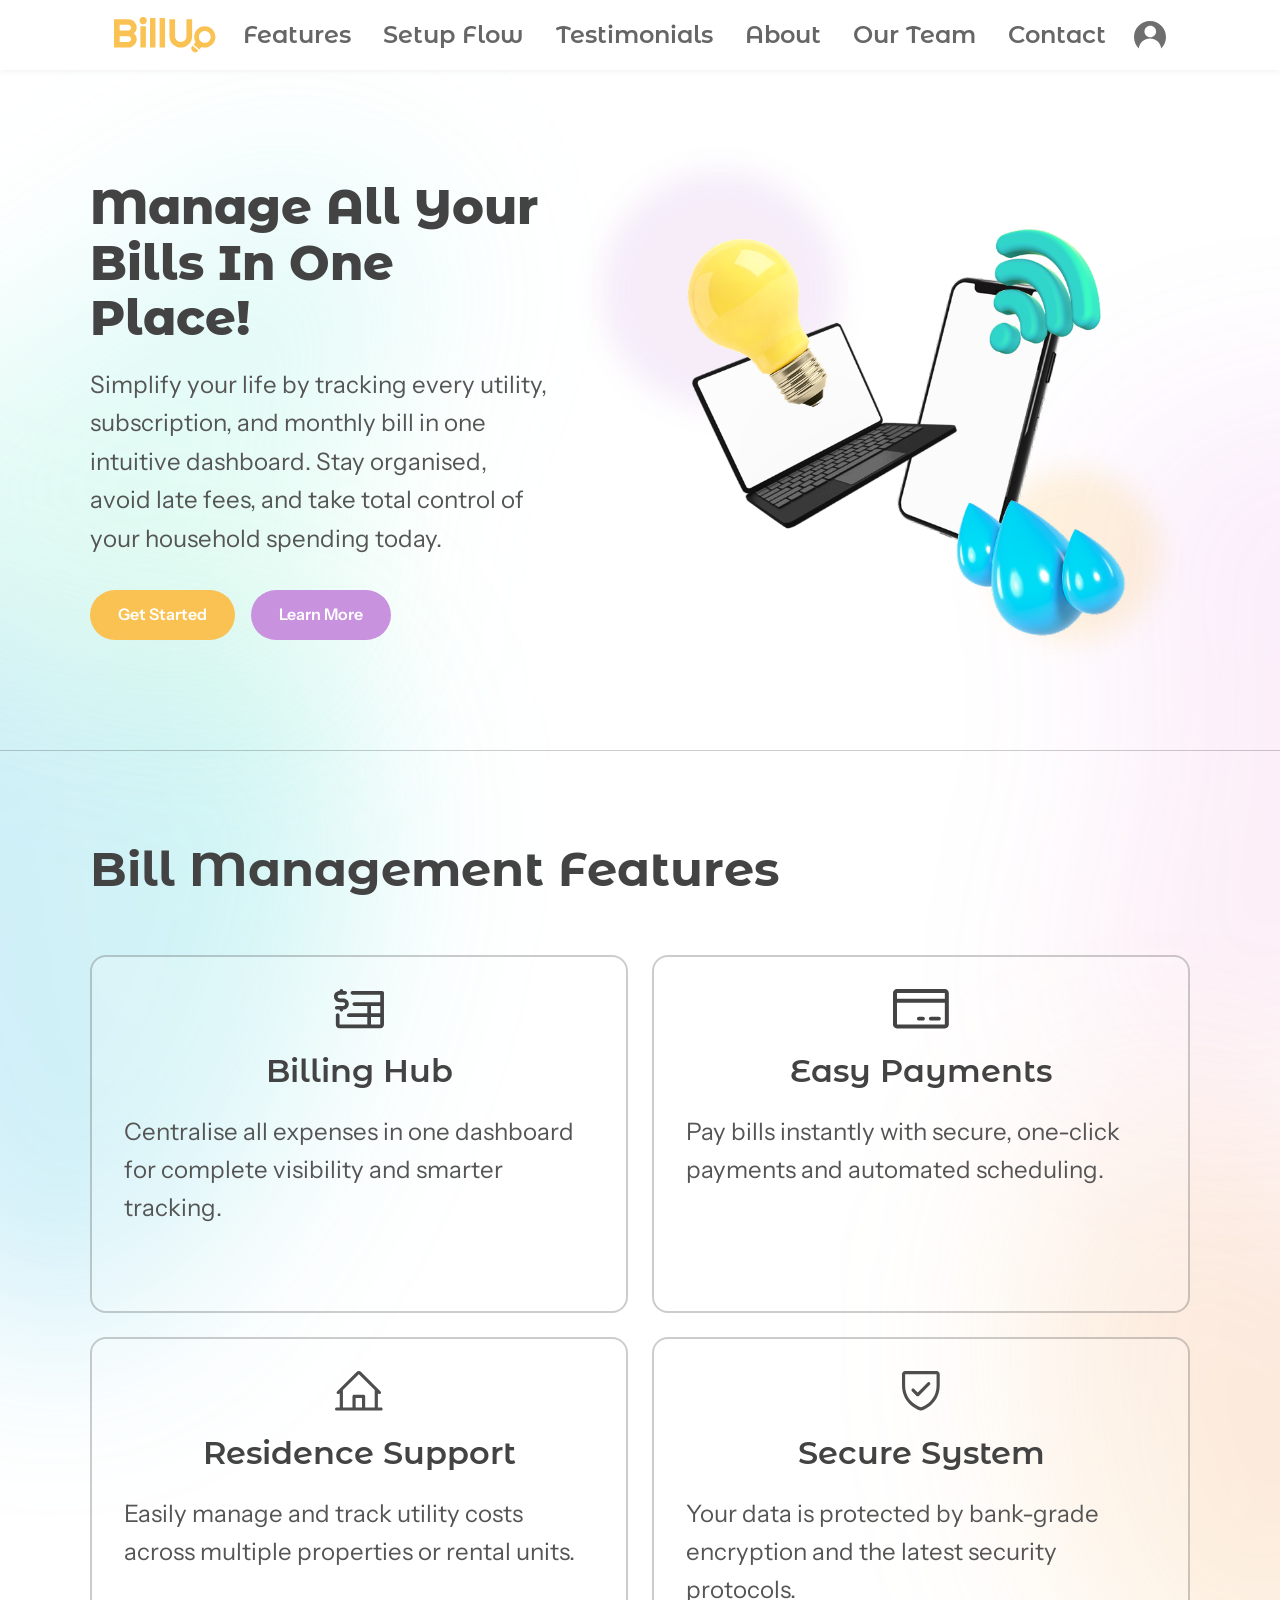
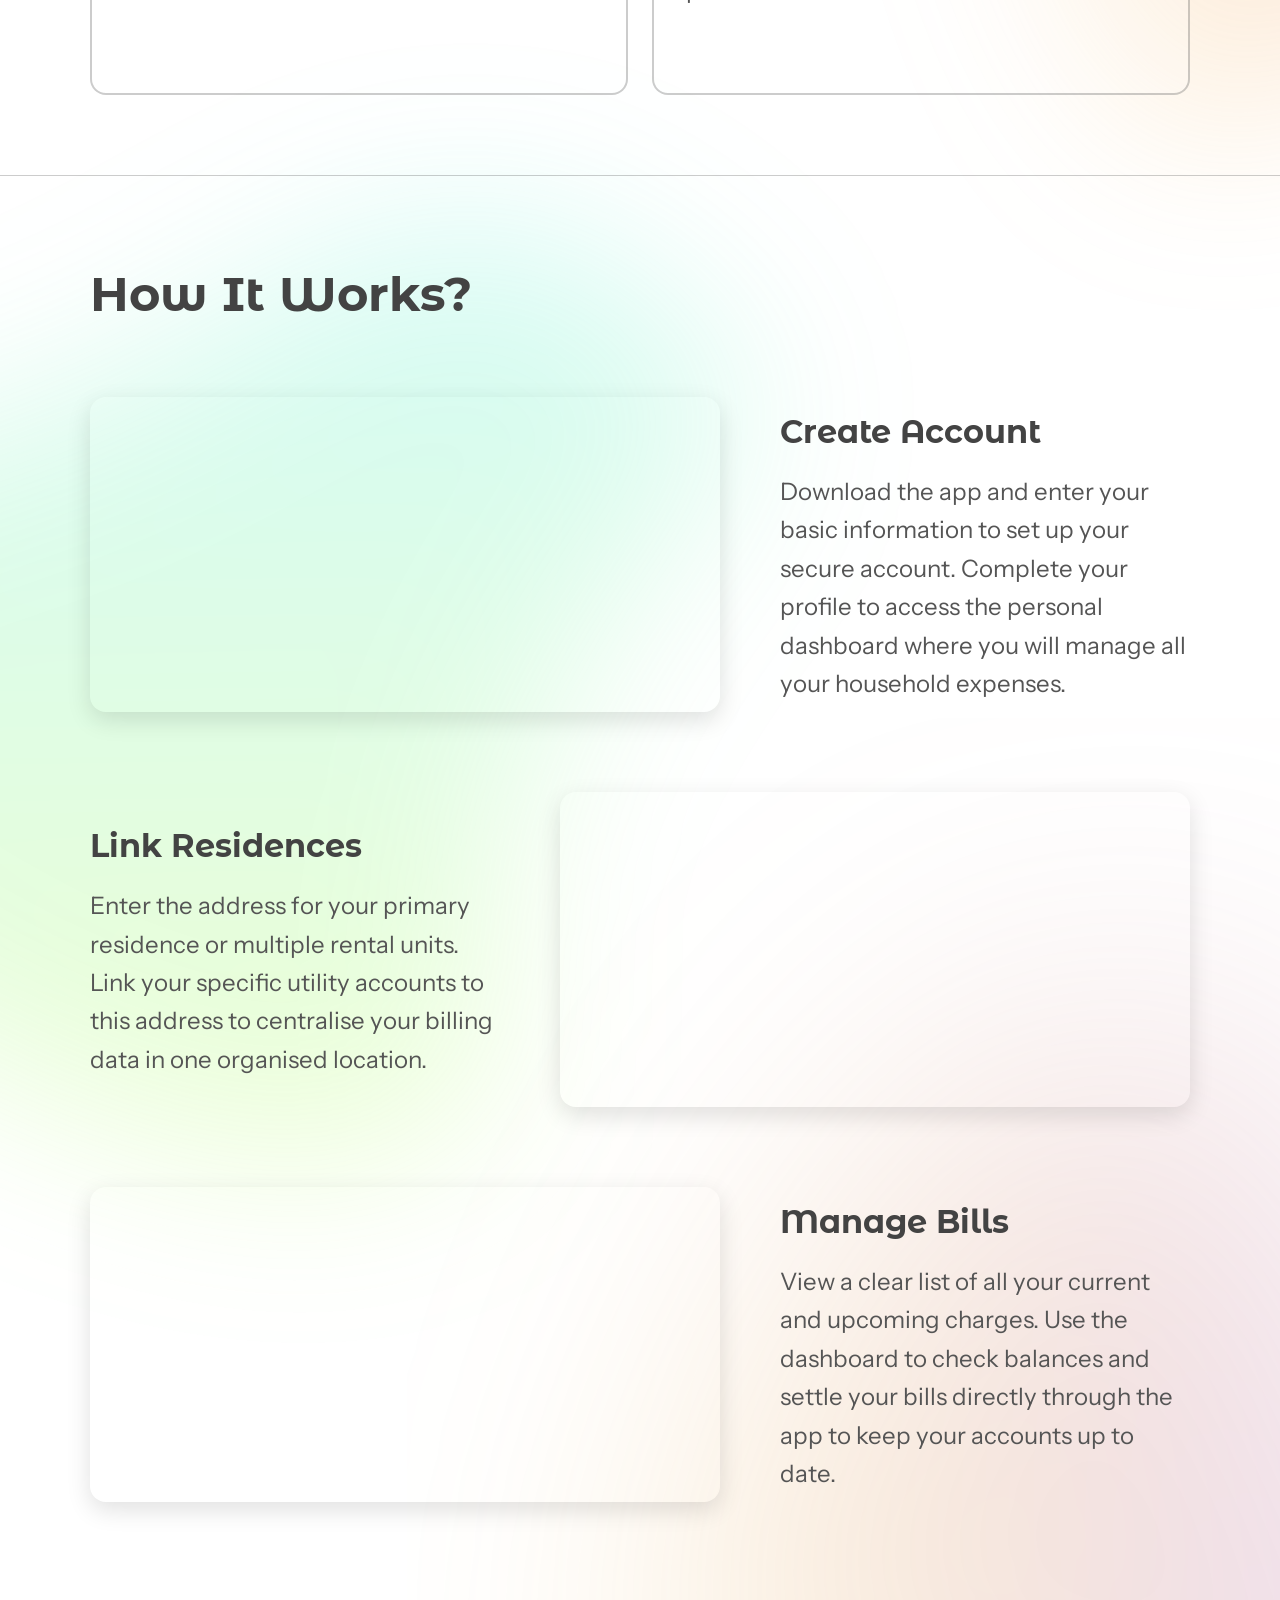
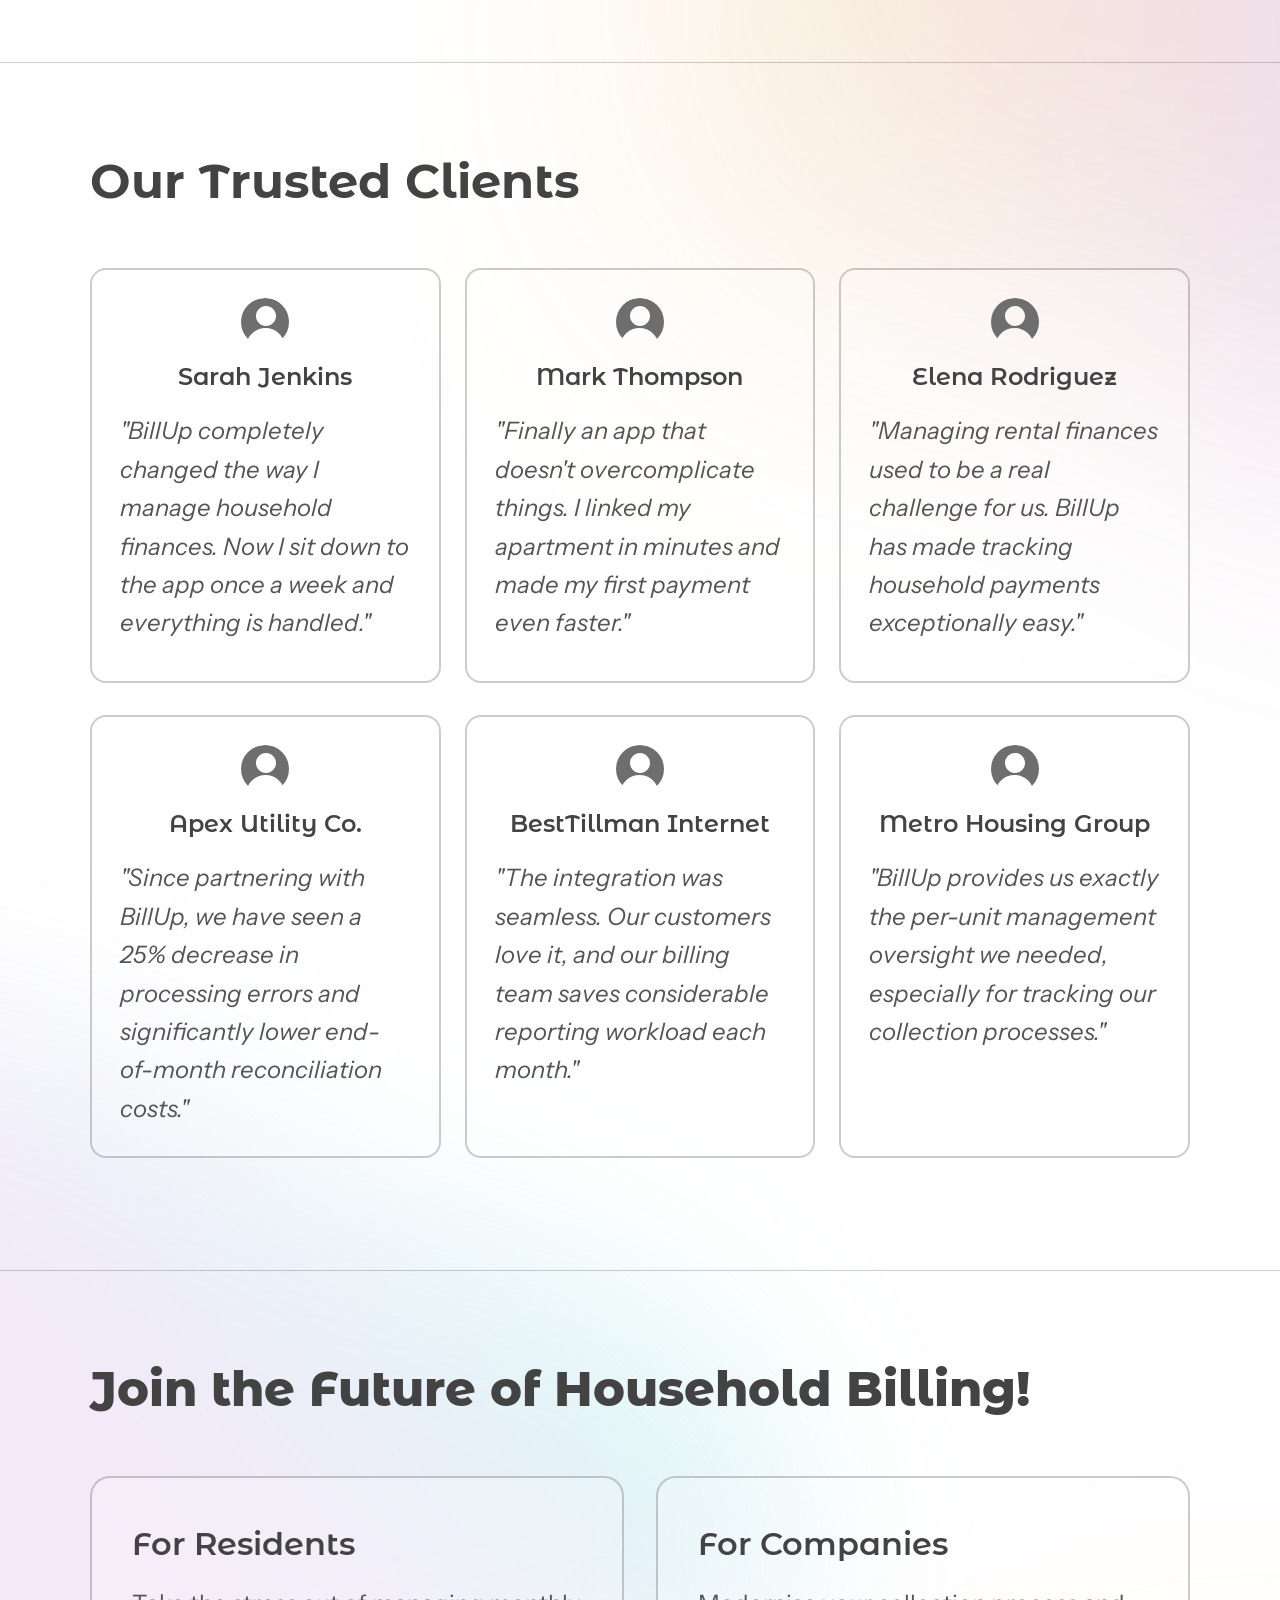
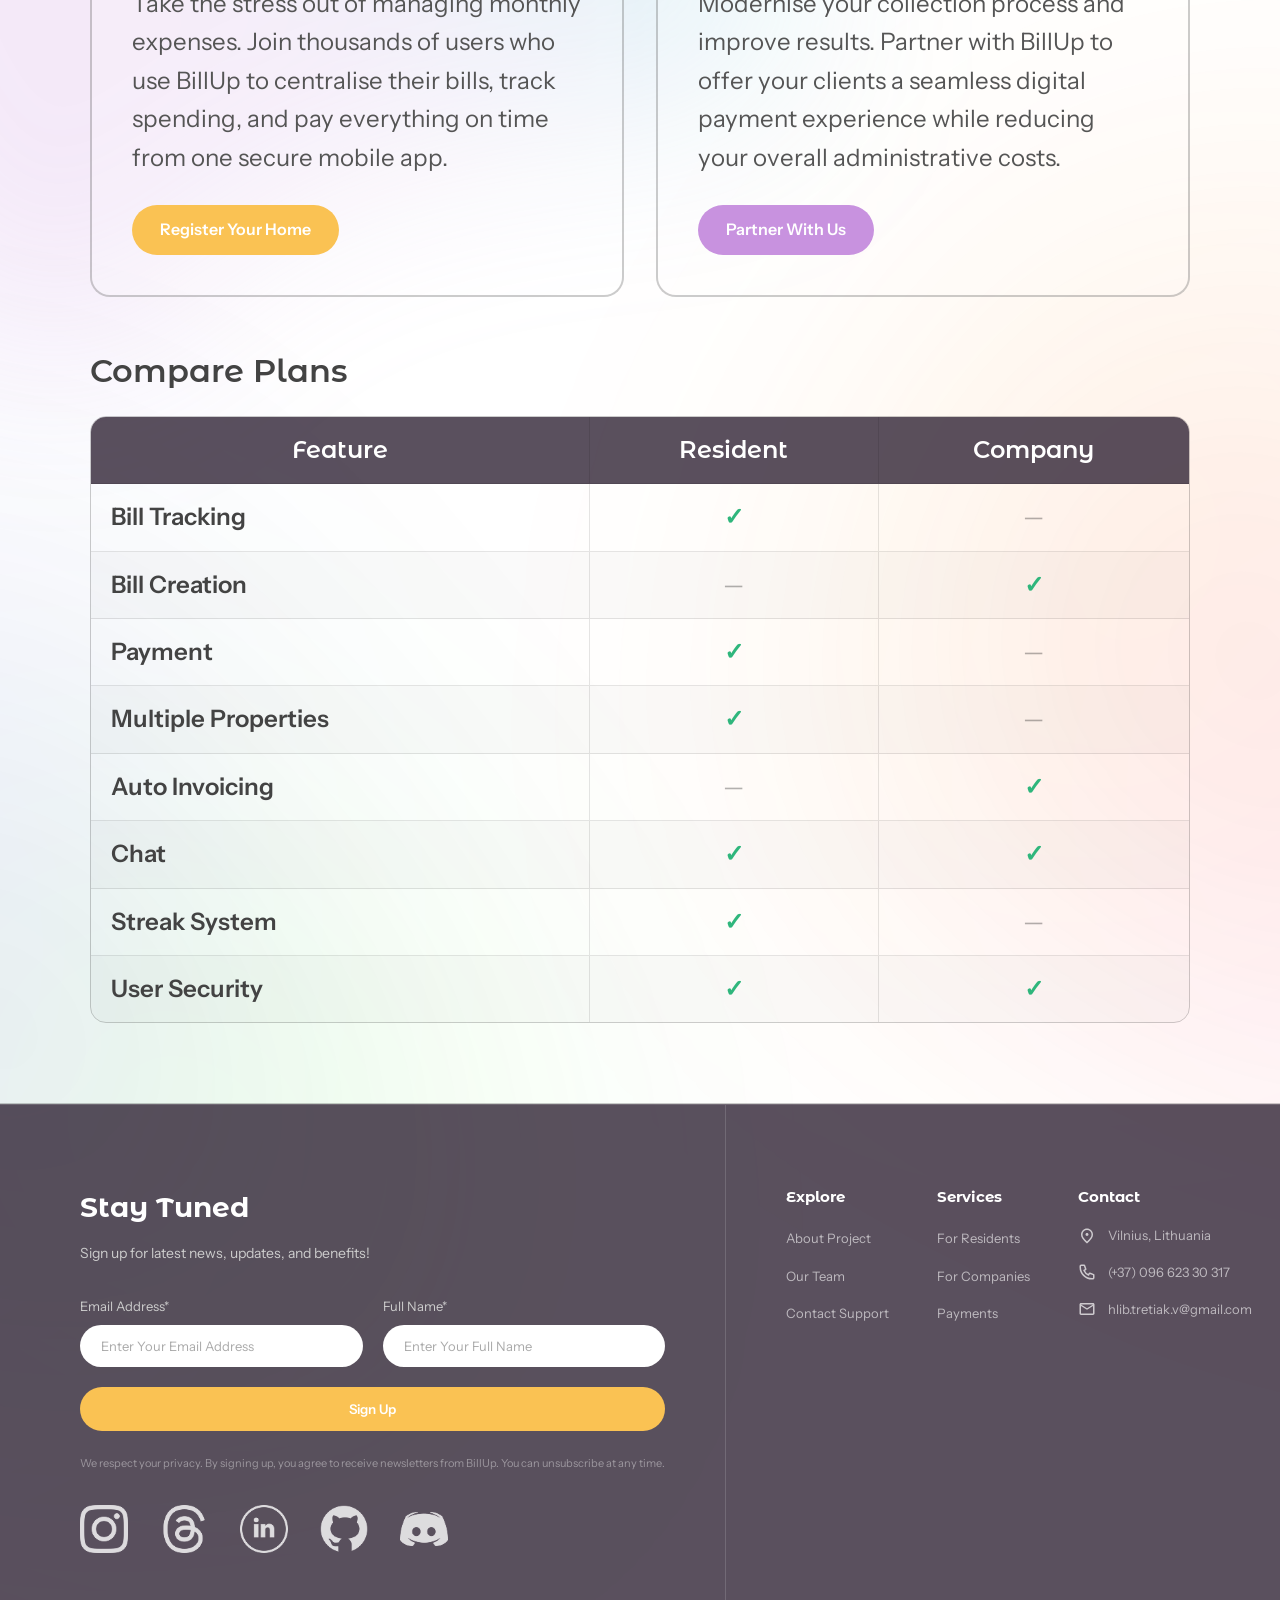
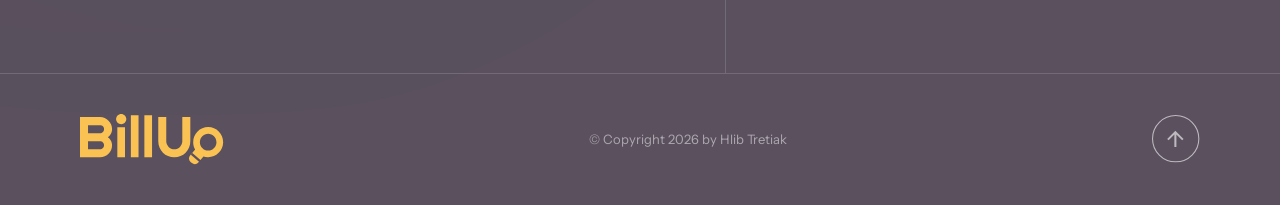
<file: index.html>
<!DOCTYPE html>
<html lang="en">
<head>
  <meta charset="UTF-8" />
  <meta name="viewport" content="width=device-width, initial-scale=1.0" />
  <meta name="description" content="BillUp helps you manage all household bills, utilities, and subscriptions in one secure dashboard. Stay organized and avoid late fees." />
  <meta name="keywords" content="bill management app, track utilities, household bills, pay bills online, multiple residence management, automated billing, automated invoicing" />
  <title>BillUp – Manage All Your Bills In One Place</title>

  <link rel="preconnect" href="https://fonts.googleapis.com" />
  <link rel="preconnect" href="https://fonts.gstatic.com" crossorigin />
  <link href="https://fonts.googleapis.com/css2?family=Montserrat+Alternates:wght@400;600;700;800&family=Instrument+Sans:wght@400;600&display=swap" rel="stylesheet" />

  <link rel="stylesheet" href="css/style.css" />
</head>
<body>

  <aside class="bg-effects" aria-hidden="true">
    <img src="assets/images/bg_effects.svg" alt="Background decorative shapes" />
  </aside>

  <header>
    <nav class="navbar" aria-label="Main navigation">
      <div class="logo">
        <a href="index.html" aria-label="BillUp home page"><img src="assets/icons/logo.svg" alt="BillUp Logo" /></a>
      </div>

      <ul class="nav-links">
        <li><a href="#features">Features</a></li>
        <li><a href="#how-it-works">Setup Flow</a></li>
        <li><a href="#testimonials">Testimonials</a></li>
        <li><a href="about.html">About</a></li>
        <li><a href="team.html">Our Team</a></li>
        <li><a href="#contact">Contact</a></li>
      </ul>

      <div class="nav-right">
        <div class="nav-icon">
          <img src="assets/icons/avatar.svg" alt="User account profile" />
        </div>
        <button type="button" class="burger" id="burgerBtn" aria-label="Open navigation menu" aria-expanded="false">
          <span></span>
          <span></span>
          <span></span>
        </button>
      </div>
    </nav>
  </header>

  <nav class="nav-overlay" id="navOverlay" aria-label="Mobile navigation">
    <ul class="overlay-links">
      <li><a href="#features">Features</a></li>
      <li><a href="#how-it-works">Setup Flow</a></li>
      <li><a href="#testimonials">Testimonials</a></li>
      <li><a href="about.html">About Project</a></li>
      <li><a href="team.html">Our Team</a></li>
      <li><a href="#contact">Contact</a></li>
    </ul>
  </nav>

  <main>
    <section id="hero" class="hero">
      <div class="hero-content">
        <h1>Manage All Your Bills In One Place!</h1>
        <p>
          Simplify your life by tracking every utility, subscription, and monthly
          bill in one intuitive dashboard. Stay organised, avoid late fees, and
          take total control of your household spending today.
        </p>
        <div class="hero-buttons">
          <a href="https://github.com/swapp3d/BillUp-v2-be" target="_blank" rel="noreferrer" class="btn-primary">Get Started</a>
          <a href="about.html" class="btn-secondary">Learn More</a>
        </div>
      </div>

      <div class="hero-image" aria-hidden="true">
        <img src="assets/images/hero_image.png" alt="BillUp app dashboard preview on mobile devices" />
      </div>
    </section>

    <section id="features" class="features">
      <h2>Bill Management Features</h2>

      <div class="features-grid">
        <article class="feature-card">
          <img src="assets/icons/billing_hub.svg" alt="Billing Hub Icon" />
          <h3>Billing Hub</h3>
          <p>Centralise all expenses in one dashboard for complete visibility and smarter tracking.</p>
        </article>

        <article class="feature-card">
          <img src="assets/icons/payments.svg" alt="Easy Payments Icon" />
          <h3>Easy Payments</h3>
          <p>Pay bills instantly with secure, one-click payments and automated scheduling.</p>
        </article>

        <article class="feature-card">
          <img src="assets/icons/residence.svg" alt="Residence Support Icon" />
          <h3>Residence Support</h3>
          <p>Easily manage and track utility costs across multiple properties or rental units.</p>
        </article>

        <article class="feature-card">
          <img src="assets/icons/security.svg" alt="Secure System Icon" />
          <h3>Secure System</h3>
          <p>Your data is protected by bank-grade encryption and the latest security protocols.</p>
        </article>
      </div>
    </section>

    <section id="how-it-works" class="how-it-works">
      <h2>How It Works?</h2>

      <div class="step">
        <div class="step-media">
          <video class="step-video" src="https://res.cloudinary.com/da4ckxyog/video/upload/v1773501670/BillUp_Register_ih1v0t.mp4" muted loop playsinline aria-label="Video demonstrating account creation process"></video>
        </div>
        <div class="step-text">
          <h3>Create Account</h3>
          <p>Download the app and enter your basic information to set up your secure
            account. Complete your profile to access the personal dashboard where
            you will manage all your household expenses.</p>
        </div>
      </div>

      <div class="step step-reverse">
        <div class="step-media">
          <video class="step-video" src="https://res.cloudinary.com/da4ckxyog/video/upload/v1773501716/BillUp_Residence_fyiagz.mp4" muted loop playsinline aria-label="Video demonstrating how to link residences to your account"></video>
        </div>
        <div class="step-text">
          <h3>Link Residences</h3>
          <p>Enter the address for your primary residence or multiple rental units.
            Link your specific utility accounts to this address to centralise your
            billing data in one organised location.</p>
        </div>
      </div>

      <div class="step">
        <div class="step-media">
          <video class="step-video" src="https://res.cloudinary.com/da4ckxyog/video/upload/v1773501730/BillUp_Bills_zetug4.mp4" muted loop playsinline aria-label="Video demonstrating bill management and payment features"></video>
        </div>
        <div class="step-text">
          <h3>Manage Bills</h3>
          <p>View a clear list of all your current and upcoming charges. Use the
            dashboard to check balances and settle your bills directly through the
            app to keep your accounts up to date.</p>
        </div>
      </div>
    </section>

    <section id="testimonials" class="testimonials">
      <h2>Our Trusted Clients</h2>

      <div class="testimonials-grid">
        <article class="testimonial-card">
          <img src="assets/icons/avatar.svg" alt="Avatar of Sarah Jenkins" class="avatar" />
          <h4>Sarah Jenkins</h4>
          <p>"BillUp completely changed the way I manage household finances. Now I sit down to the app once a week and everything is handled."</p>
        </article>

        <article class="testimonial-card">
          <img src="assets/icons/avatar.svg" alt="Avatar of Mark Thompson" class="avatar" />
          <h4>Mark Thompson</h4>
          <p>"Finally an app that doesn't overcomplicate things. I linked my apartment in minutes and made my first payment even faster."</p>
        </article>

        <article class="testimonial-card">
          <img src="assets/icons/avatar.svg" alt="Avatar of Elena Rodriguez" class="avatar" />
          <h4>Elena Rodriguez</h4>
          <p>"Managing rental finances used to be a real challenge for us. BillUp has made tracking household payments exceptionally easy."</p>
        </article>
      </div>

      <div class="testimonials-grid">
        <article class="testimonial-card">
          <img src="assets/icons/avatar.svg" alt="Apex Utility Co. logo" class="company-logo" />
          <h4>Apex Utility Co.</h4>
          <p>"Since partnering with BillUp, we have seen a 25% decrease in processing errors and significantly lower end-of-month reconciliation costs."</p>
        </article>

        <article class="testimonial-card">
          <img src="assets/icons/avatar.svg" alt="BestTillman Internet logo" class="company-logo" />
          <h4>BestTillman Internet</h4>
          <p>"The integration was seamless. Our customers love it, and our billing team saves considerable reporting workload each month."</p>
        </article>

        <article class="testimonial-card">
          <img src="assets/icons/avatar.svg" alt="Metro Housing Group logo" class="company-logo" />
          <h4>Metro Housing Group</h4>
          <p>"BillUp provides us exactly the per-unit management oversight we needed, especially for tracking our collection processes."</p>
        </article>
      </div>
    </section>

    <section id="cta" class="cta">
      <h2>Join the Future of Household Billing!</h2>

      <div class="cta-columns">
        <div class="cta-col">
          <h3>For Residents</h3>
          <p>
            Take the stress out of managing monthly expenses. Join thousands of
            users who use BillUp to centralise their bills, track spending, and pay
            everything on time from one secure mobile app.
          </p>
          <a href="about.html" class="btn-primary">Register Your Home</a>
        </div>

        <div class="cta-col">
          <h3>For Companies</h3>
          <p>
            Modernise your collection process and improve results. Partner with
            BillUp to offer your clients a seamless digital payment experience while
            reducing your overall administrative costs.
          </p>
          <a href="about.html" class="btn-secondary">Partner With Us</a>
        </div>
      </div>

      <div class="plan-table-wrapper">
        <h3>Compare Plans</h3>
        <table class="plan-table">
          <thead>
            <tr>
              <th scope="col">Feature</th>
              <th scope="col">Resident</th>
              <th scope="col">Company</th>
            </tr>
          </thead>
          <tbody>
            <tr>
              <td>Bill Tracking</td>
              <td class="yes" aria-label="Included">✓</td>
              <td class="no" aria-label="Not included">—</td>
            </tr>
            <tr>
              <td>Bill Creation</td>
              <td class="no" aria-label="Not included">—</td>
              <td class="yes" aria-label="Included">✓</td>
            </tr>
            <tr>
              <td>Payment</td>
              <td class="yes" aria-label="Included">✓</td>
              <td class="no" aria-label="Not included">—</td>
            </tr>
            <tr>
              <td>Multiple Properties</td>
              <td class="yes" aria-label="Included">✓</td>
              <td class="no" aria-label="Not included">—</td>
            </tr>
            <tr>
              <td>Auto Invoicing</td>
              <td class="no" aria-label="Not included">—</td>
              <td class="yes" aria-label="Included">✓</td>
            </tr>
            <tr>
              <td>Chat</td>
              <td class="yes" aria-label="Included">✓</td>
              <td class="yes" aria-label="Included">✓</td>
            </tr>
            <tr>
              <td>Streak System</td>
              <td class="yes" aria-label="Included">✓</td>
              <td class="no" aria-label="Not included">—</td>
            </tr>
            <tr>
              <td>User Security</td>
              <td class="yes" aria-label="Included">✓</td>
              <td class="yes" aria-label="Included">✓</td>
            </tr>
          </tbody>
        </table>
      </div>
    </section>
  </main>

  <footer id="contact" class="footer">
    <div class="footer-inner">
      <div class="footer-main">

        <div class="footer-left">
          <h3>Stay Tuned</h3>
          <p class="footer-sub">Sign up for latest news, updates, and benefits!</p>

          <form class="newsletter-form" id="newsletterForm" novalidate>
            <div class="form-row">
              <div class="form-group">
                <label for="email">Email Address*</label>
                <input type="email" id="email" name="email" placeholder="Enter Your Email Address" autocomplete="email" maxlength="100" aria-describedby="email-error" required />
                <p class="field-error" id="email-error" aria-live="polite"></p>
              </div>
              <div class="form-group">
                <label for="fullname">Full Name*</label>
                <input type="text" id="fullname" name="fullname" placeholder="Enter Your Full Name" autocomplete="name" maxlength="60" aria-describedby="fullname-error" required />
                <p class="field-error" id="fullname-error" aria-live="polite"></p>
              </div>
            </div>
            <button type="submit" class="btn-primary btn-full">Sign Up</button>
          </form>

          <p class="footer-disclaimer">
            We respect your privacy. By signing up, you agree to receive newsletters from BillUp.
            You can unsubscribe at any time.
          </p>

          <div class="social-icons">
            <a href="https://www.instagram.com/hlib.tr_?igsh=MTJ0b245Ym1odm9hbQ==" target="_blank" rel="noreferrer" aria-label="Visit Instagram page"><img src="assets/icons/instagram.png" alt="Instagram Icon" /></a>
            <a href="https://www.threads.com/@hlib.tr_" target="_blank" rel="noreferrer" aria-label="Visit Threads profile"><img src="assets/icons/threads.png" alt="Threads Icon" /></a>
            <a href="https://www.linkedin.com/in/hlib-tretiak-473088348/" target="_blank" rel="noreferrer" aria-label="Visit LinkedIn profile"><img src="assets/icons/linkedin.png" alt="LinkedIn Icon" /></a>
            <a href="https://github.com/swapp3d" target="_blank" rel="noreferrer" aria-label="Visit project GitHub repository"><img src="assets/icons/github.png" alt="GitHub Icon" /></a>
            <a href="https://discord.com/users/764077246163845120" target="_blank" rel="noreferrer" aria-label="View Discord profile"><img src="assets/icons/discord.png" alt="Discord Icon" /></a>
          </div>
        </div>

        <div class="footer-divider"></div>

        <div class="footer-right">
          <div class="footer-col">
            <h4>Explore</h4>
            <ul>
              <li><a href="about.html">About Project</a></li>
              <li><a href="team.html">Our Team</a></li>
              <li><a href="#contact">Contact Support</a></li>
            </ul>
          </div>

          <div class="footer-col">
            <h4>Services</h4>
            <ul>
              <li><a href="#cta">For Residents</a></li>
              <li><a href="#cta">For Companies</a></li>
              <li><a href="#features">Payments</a></li>
            </ul>
          </div>

          <div class="footer-col">
            <h4>Contact</h4>
            <div class="contact-row">
              <img src="assets/icons/location.svg" alt="Location Icon" />
              <span>Vilnius, Lithuania</span>
            </div>
            <div class="contact-row">
              <img src="assets/icons/phone.svg" alt="Phone Icon" />
              <span>(+37) 096 623 30 317</span>
            </div>
            <div class="contact-row">
              <img src="assets/icons/mail.svg" alt="Email Icon" />
              <span>hlib.tretiak.v@gmail.com</span>
            </div>
          </div>
        </div>
      </div>
    </div>

    <hr class="footer-hr" />

    <div class="footer-bottom">
      <div class="footer-logo">
        <img src="assets/icons/logo.svg" alt="BillUp Logo" />
      </div>
      <p class="copyright">© Copyright 2026 by Hlib Tretiak</p>
      <a href="#" class="back-to-top" aria-label="Scroll back to top">
        <img src="assets/icons/top_arrow.svg" alt="Back to top arrow icon" />
      </a>
    </div>
  </footer>

  <script src="js/burger.js"></script>
  <script src="js/video-autoplay.js"></script>
  <script src="js/form-validation.js"></script>

</body>
</html>
</file>
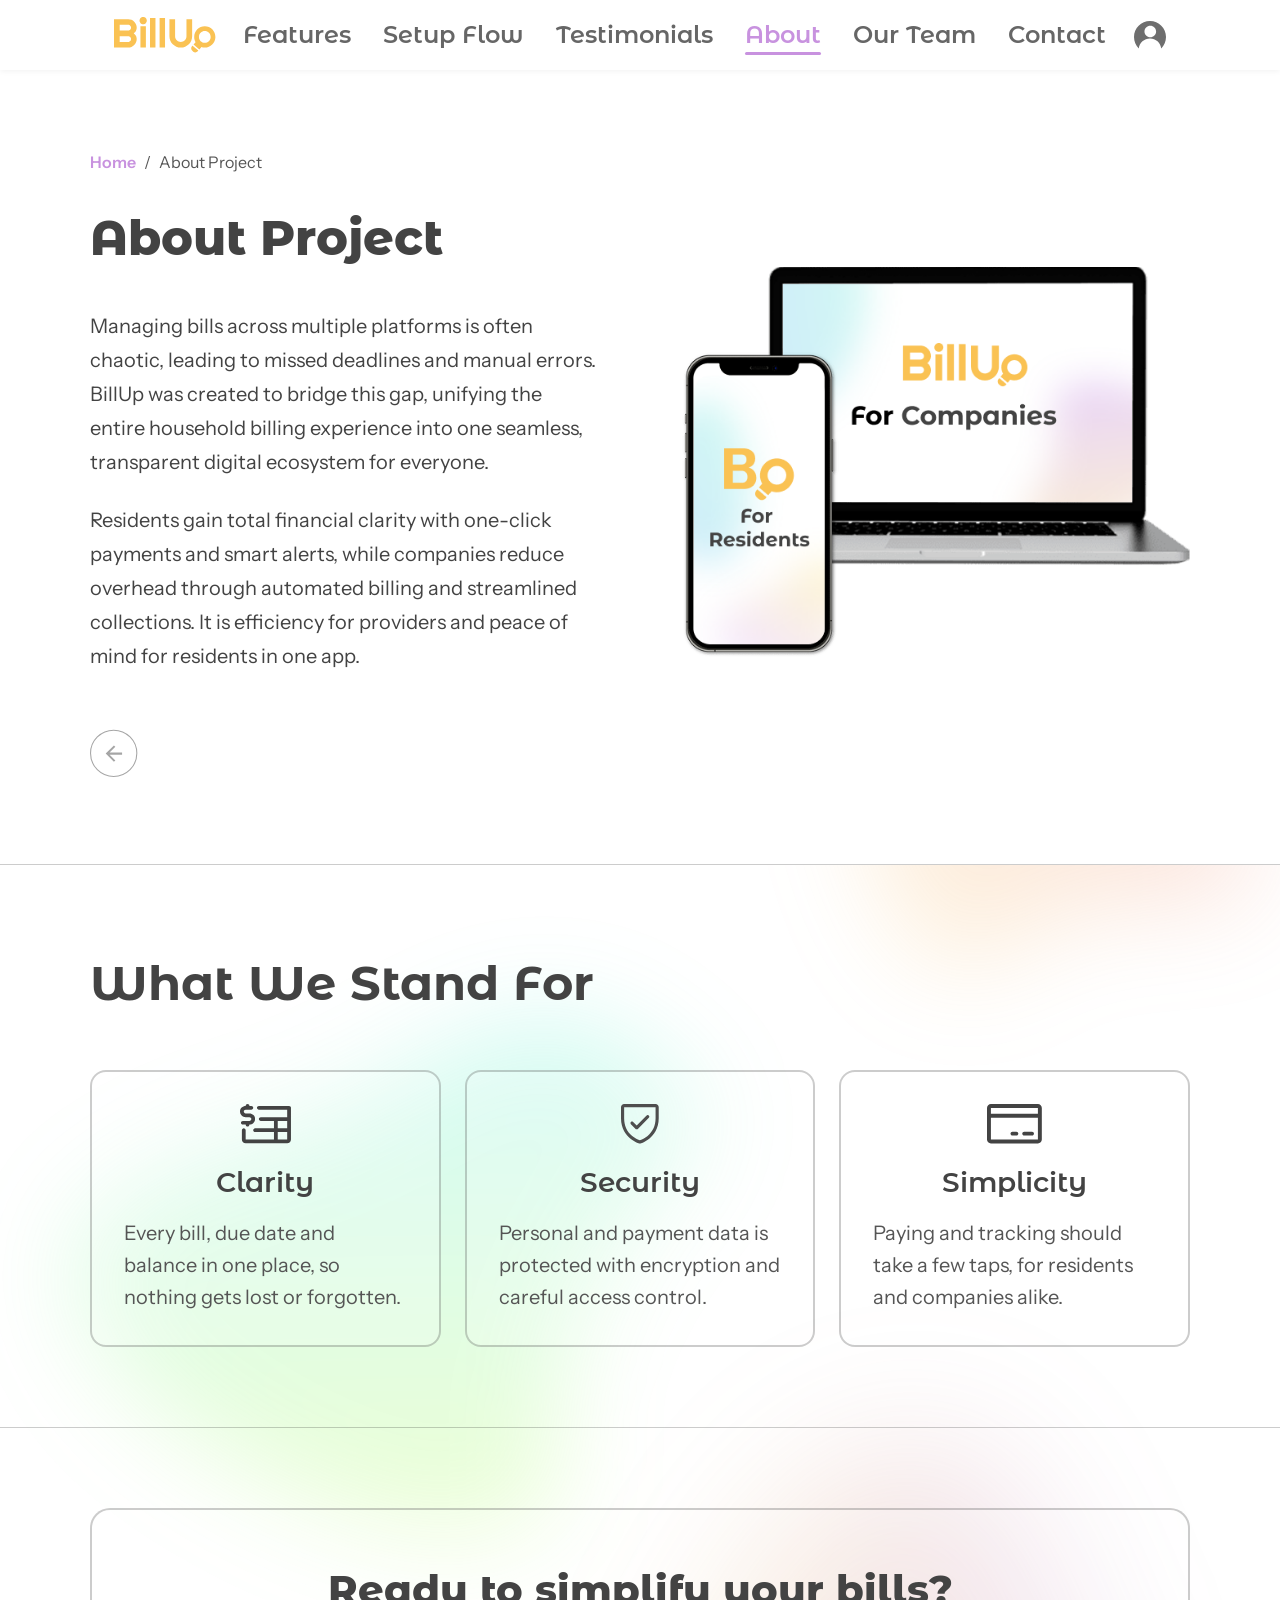
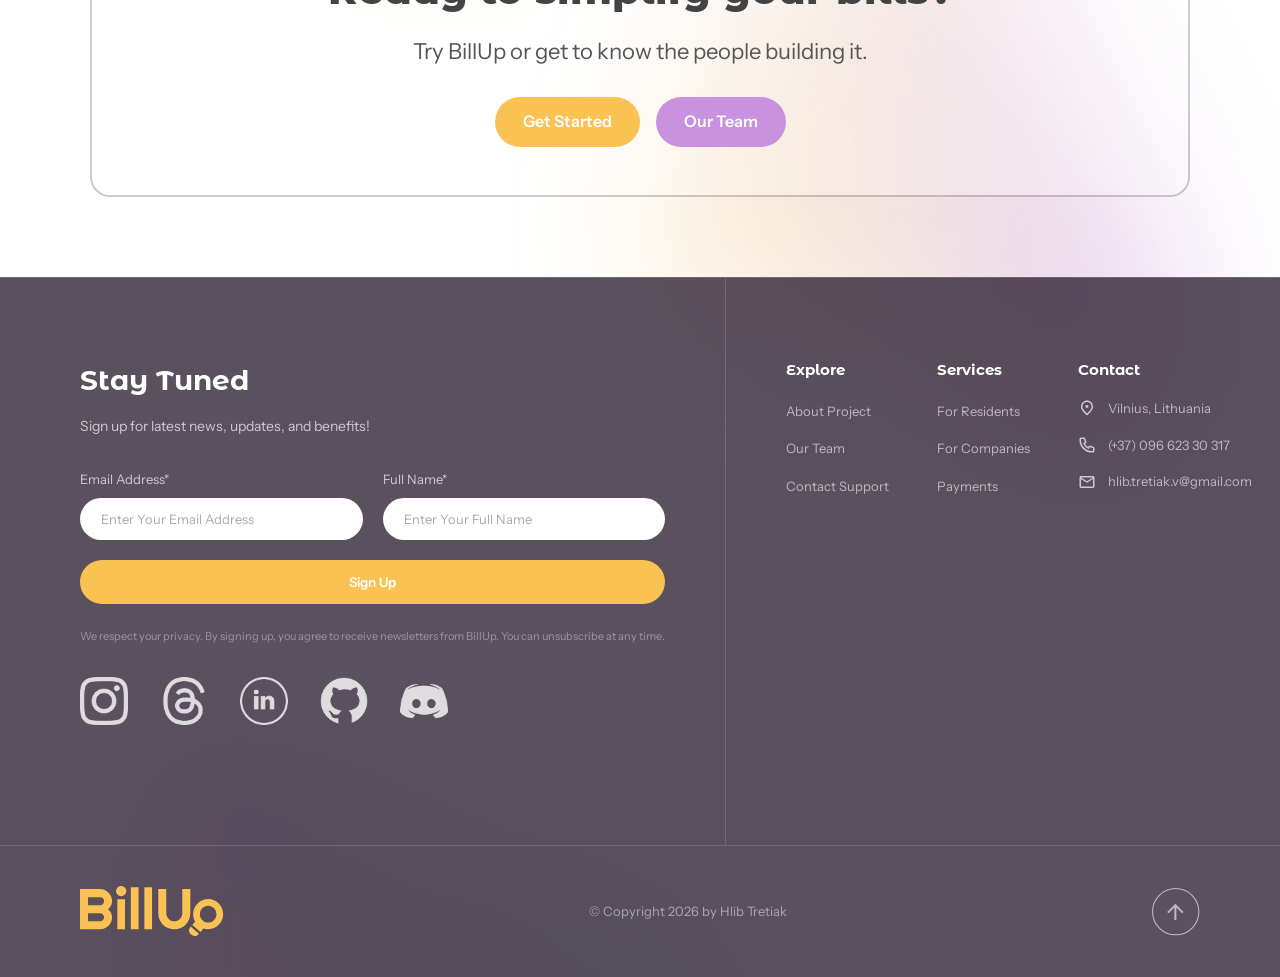
<file: about.html>
<!DOCTYPE html>
<html lang="en">
<head>
  <meta charset="UTF-8" />
  <meta name="viewport" content="width=device-width, initial-scale=1.0" />
  <meta name="description" content="Learn why BillUp was created and what the team stands for: clarity, security and simplicity in household billing." />
  <title>BillUp – About</title>

  <link rel="preconnect" href="https://fonts.googleapis.com" />
  <link rel="preconnect" href="https://fonts.gstatic.com" crossorigin />
  <link href="https://fonts.googleapis.com/css2?family=Montserrat+Alternates:wght@400;600;700;800&family=Instrument+Sans:wght@400;600&display=swap" rel="stylesheet" />

  <link rel="stylesheet" href="css/style.css" />
</head>
<body>

  <aside class="bg-effects" aria-hidden="true">
    <img src="assets/images/bg_effects.svg" alt="Background decorative shapes" />
  </aside>

  <header>
    <nav class="navbar" aria-label="Main navigation">
      <div class="logo">
        <a href="index.html" aria-label="BillUp home page"><img src="assets/icons/logo.svg" alt="BillUp Logo" /></a>
      </div>

      <ul class="nav-links">
        <li><a href="index.html#features">Features</a></li>
        <li><a href="index.html#how-it-works">Setup Flow</a></li>
        <li><a href="index.html#testimonials">Testimonials</a></li>
        <li><a href="about.html" class="active">About</a></li>
        <li><a href="team.html">Our Team</a></li>
        <li><a href="index.html#contact">Contact</a></li>
      </ul>

      <div class="nav-right">
        <div class="nav-icon">
          <img src="assets/icons/avatar.svg" alt="User account profile" />
        </div>
        <button type="button" class="burger" id="burgerBtn" aria-label="Open navigation menu" aria-expanded="false">
          <span></span>
          <span></span>
          <span></span>
        </button>
      </div>
    </nav>
  </header>

  <nav class="nav-overlay" id="navOverlay" aria-label="Mobile navigation">
    <ul class="overlay-links">
      <li><a href="index.html#features">Features</a></li>
      <li><a href="index.html#how-it-works">Setup Flow</a></li>
      <li><a href="index.html#testimonials">Testimonials</a></li>
      <li><a href="about.html">About Project</a></li>
      <li><a href="team.html">Our Team</a></li>
      <li><a href="index.html#contact">Contact</a></li>
    </ul>
  </nav>

  <main>
    <section class="about-section">
      <div class="about-inner">

        <article class="about-text">
          <nav aria-label="breadcrumb">
            <ol class="breadcrumb">
              <li class="breadcrumb-item"><a href="index.html">Home</a></li>
              <li class="breadcrumb-item active" aria-current="page">About Project</li>
            </ol>
          </nav>
          <h1>About Project</h1>
          <p>
            Managing bills across multiple platforms is often chaotic, leading to missed deadlines
            and manual errors. BillUp was created to bridge this gap, unifying the entire
            household billing experience into one seamless, transparent digital ecosystem
            for everyone.
          </p>
          <p>
            Residents gain total financial clarity with one-click payments and smart alerts, while
            companies reduce overhead through automated billing and streamlined collections.
            It is efficiency for providers and peace of mind for residents in one app.
          </p>

          <a href="index.html" class="btn-back" aria-label="Go back">
            <img src="assets/icons/top_arrow.svg" alt="Go back" />
          </a>
        </article>

        <figure class="about-image">
          <img src="assets/images/about_img.png" alt="BillUp displayed on phone and laptop screens" />
        </figure>

        <a href="index.html" class="btn-back btn-back-mobile" aria-label="Go back">
          <img src="assets/icons/top_arrow.svg" alt="Go back" />
        </a>

      </div>
    </section>

    <section id="values" class="values">
      <h2>What We Stand For</h2>

      <div class="values-grid">
        <article class="value-card">
          <img src="assets/icons/billing_hub.svg" alt="" />
          <h3>Clarity</h3>
          <p>Every bill, due date and balance in one place, so nothing gets lost or forgotten.</p>
        </article>

        <article class="value-card">
          <img src="assets/icons/security.svg" alt="" />
          <h3>Security</h3>
          <p>Personal and payment data is protected with encryption and careful access control.</p>
        </article>

        <article class="value-card">
          <img src="assets/icons/payments.svg" alt="" />
          <h3>Simplicity</h3>
          <p>Paying and tracking should take a few taps, for residents and companies alike.</p>
        </article>
      </div>
    </section>

    <section id="join" class="about-cta">
      <div class="about-cta-box">
        <h2>Ready to simplify your bills?</h2>
        <p>Try BillUp or get to know the people building it.</p>
        <div class="about-cta-buttons">
          <a href="https://github.com/swapp3d/BillUp-v2-be" target="_blank" rel="noreferrer" class="btn-primary">Get Started</a>
          <a href="team.html" class="btn-secondary">Our Team</a>
        </div>
      </div>
    </section>
  </main>

  <footer id="contact" class="footer">
    <div class="footer-inner">
      <div class="footer-main">

        <div class="footer-left">
          <h3>Stay Tuned</h3>
          <p class="footer-sub">Sign up for latest news, updates, and benefits!</p>

          <form class="newsletter-form" id="newsletterForm" novalidate>
            <div class="form-row">
              <div class="form-group">
                <label for="email">Email Address*</label>
                <input type="email" id="email" name="email" placeholder="Enter Your Email Address" autocomplete="email" maxlength="100" aria-describedby="email-error" required />
                <p class="field-error" id="email-error" aria-live="polite"></p>
              </div>
              <div class="form-group">
                <label for="fullname">Full Name*</label>
                <input type="text" id="fullname" name="fullname" placeholder="Enter Your Full Name" autocomplete="name" maxlength="60" aria-describedby="fullname-error" required />
                <p class="field-error" id="fullname-error" aria-live="polite"></p>
              </div>
            </div>
            <button type="submit" class="btn-primary btn-full">Sign Up</button>
          </form>

          <p class="footer-disclaimer">
            We respect your privacy. By signing up, you agree to receive newsletters from BillUp.
            You can unsubscribe at any time.
          </p>

          <div class="social-icons">
            <a href="https://www.instagram.com/hlib.tr_?igsh=MTJ0b245Ym1odm9hbQ==" target="_blank" rel="noreferrer" aria-label="Visit Instagram page"><img src="assets/icons/instagram.png" alt="Instagram Icon" /></a>
            <a href="https://www.threads.com/@hlib.tr_" target="_blank" rel="noreferrer" aria-label="Visit Threads profile"><img src="assets/icons/threads.png" alt="Threads Icon" /></a>
            <a href="https://www.linkedin.com/in/hlib-tretiak-473088348/" target="_blank" rel="noreferrer" aria-label="Visit LinkedIn profile"><img src="assets/icons/linkedin.png" alt="LinkedIn Icon" /></a>
            <a href="https://github.com/swapp3d" target="_blank" rel="noreferrer" aria-label="Visit project GitHub repository"><img src="assets/icons/github.png" alt="GitHub Icon" /></a>
            <a href="https://discord.com/users/764077246163845120" target="_blank" rel="noreferrer" aria-label="View Discord profile"><img src="assets/icons/discord.png" alt="Discord Icon" /></a>
          </div>
        </div>

        <div class="footer-divider"></div>

        <div class="footer-right">
          <div class="footer-col">
            <h4>Explore</h4>
            <ul>
              <li><a href="about.html">About Project</a></li>
              <li><a href="team.html">Our Team</a></li>
              <li><a href="#contact">Contact Support</a></li>
            </ul>
          </div>

          <div class="footer-col">
            <h4>Services</h4>
            <ul>
              <li><a href="index.html#cta">For Residents</a></li>
              <li><a href="index.html#cta">For Companies</a></li>
              <li><a href="index.html#features">Payments</a></li>
            </ul>
          </div>

          <div class="footer-col">
            <h4>Contact</h4>
            <div class="contact-row">
              <img src="assets/icons/location.svg" alt="Location Icon" />
              <span>Vilnius, Lithuania</span>
            </div>
            <div class="contact-row">
              <img src="assets/icons/phone.svg" alt="Phone Icon" />
              <span>(+37) 096 623 30 317</span>
            </div>
            <div class="contact-row">
              <img src="assets/icons/mail.svg" alt="Email Icon" />
              <span>hlib.tretiak.v@gmail.com</span>
            </div>
          </div>
        </div>
      </div>
    </div>

    <hr class="footer-hr" />

    <div class="footer-bottom">
      <div class="footer-logo">
        <img src="assets/icons/logo.svg" alt="BillUp Logo" />
      </div>
      <p class="copyright">© Copyright 2026 by Hlib Tretiak</p>
      <a href="#" class="back-to-top" aria-label="Scroll back to top">
        <img src="assets/icons/top_arrow.svg" alt="Back to top arrow icon" />
      </a>
    </div>
  </footer>

  <script src="js/burger.js"></script>
  <script src="js/form-validation.js"></script>
</body>
</html>
</file>
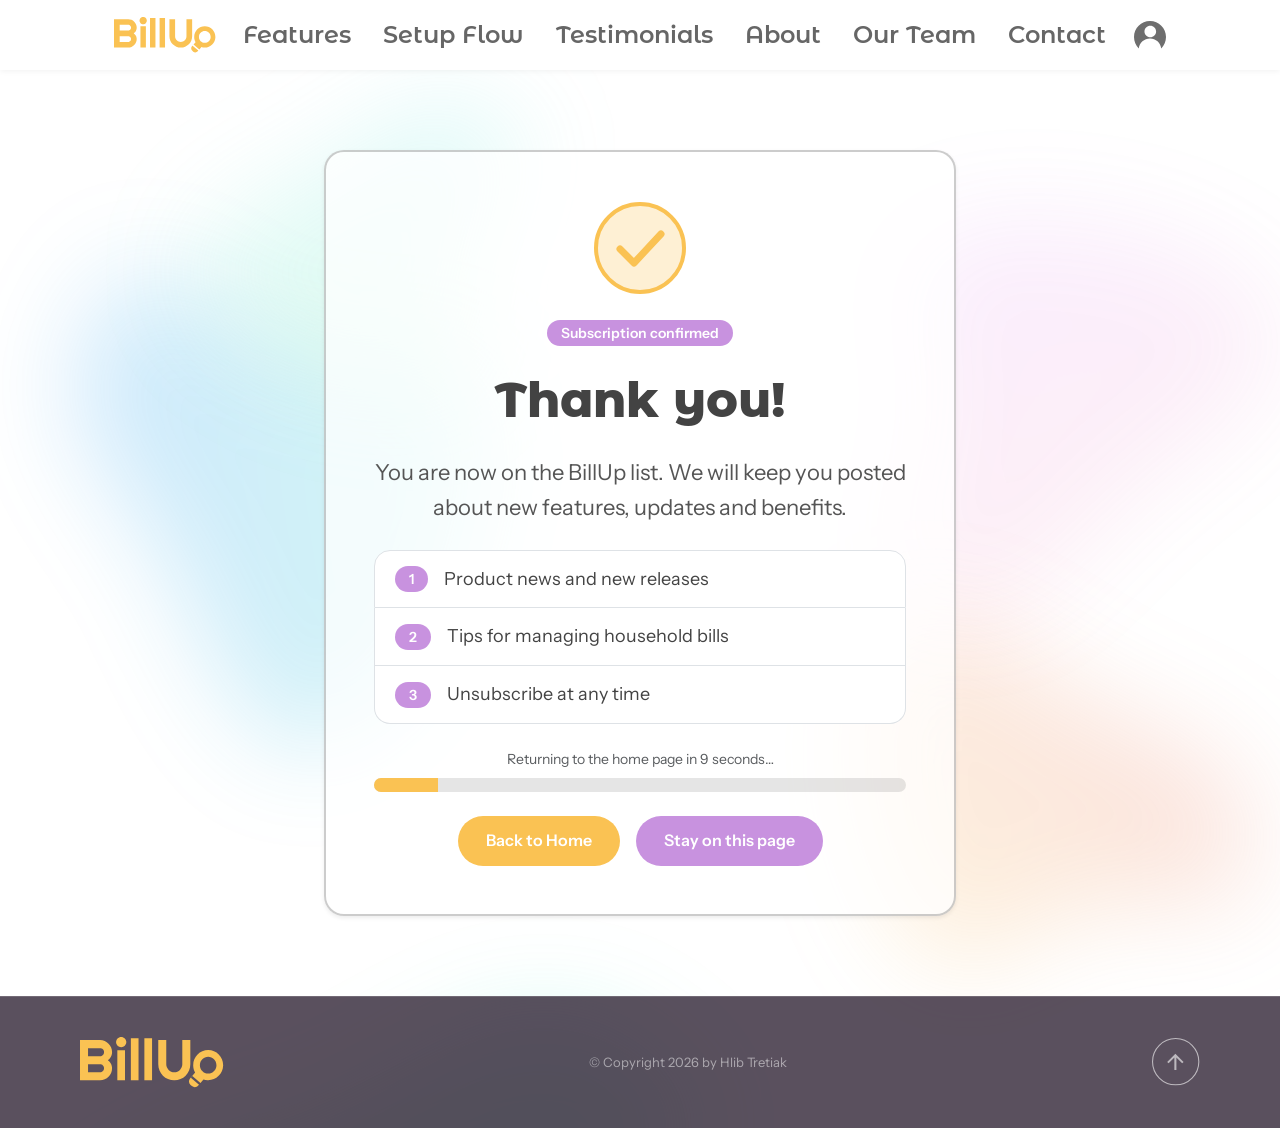
<file: subscribed.html>
<!DOCTYPE html>
<html lang="en">
<head>
  <meta charset="UTF-8" />
  <meta name="viewport" content="width=device-width, initial-scale=1.0" />
  <meta name="description" content="Your BillUp newsletter subscription is confirmed. Thank you for joining us!" />
  <title>BillUp – Subscription Confirmed</title>

  <link rel="preconnect" href="https://fonts.googleapis.com" />
  <link rel="preconnect" href="https://fonts.gstatic.com" crossorigin />
  <link href="https://fonts.googleapis.com/css2?family=Montserrat+Alternates:wght@400;600;700;800&family=Instrument+Sans:wght@400;600&display=swap" rel="stylesheet" />

  <link rel="stylesheet" href="vendor/bootstrap/bootstrap.min.css" />
  <link rel="stylesheet" href="css/style.css" />
</head>
<body>

  <aside class="bg-effects" aria-hidden="true">
    <img src="assets/images/bg_effects.svg" alt="Background decorative shapes" />
  </aside>

  <header>
    <nav class="navbar" aria-label="Main navigation">
      <div class="logo">
        <a href="index.html" aria-label="BillUp home page"><img src="assets/icons/logo.svg" alt="BillUp Logo" /></a>
      </div>

      <ul class="nav-links">
        <li><a href="index.html#features">Features</a></li>
        <li><a href="index.html#how-it-works">Setup Flow</a></li>
        <li><a href="index.html#testimonials">Testimonials</a></li>
        <li><a href="about.html">About</a></li>
        <li><a href="team.html">Our Team</a></li>
        <li><a href="index.html#contact">Contact</a></li>
      </ul>

      <div class="nav-right">
        <div class="nav-icon">
          <img src="assets/icons/avatar.svg" alt="User account profile" />
        </div>
        <button type="button" class="burger" id="burgerBtn" aria-label="Open navigation menu" aria-expanded="false">
          <span></span>
          <span></span>
          <span></span>
        </button>
      </div>
    </nav>
  </header>

  <nav class="nav-overlay" id="navOverlay" aria-label="Mobile navigation">
    <ul class="overlay-links">
      <li><a href="index.html#features">Features</a></li>
      <li><a href="index.html#how-it-works">Setup Flow</a></li>
      <li><a href="index.html#testimonials">Testimonials</a></li>
      <li><a href="about.html">About Project</a></li>
      <li><a href="team.html">Our Team</a></li>
      <li><a href="index.html#contact">Contact</a></li>
    </ul>
  </nav>

  <main>
    <section class="subscribed-section">
      <div class="container">
        <div class="row justify-content-center">
          <div class="col-12 col-md-10 col-lg-7">

            <article class="card subscribed-card text-center shadow-sm" id="subscribedCard">
              <div class="card-body p-4 p-md-5">
                <img src="assets/icons/check.svg" class="success-icon mx-auto mb-4" alt="" width="96" height="96" />
                <span class="badge rounded-pill team-badge mb-3">Subscription confirmed</span>
                <h1 class="mb-3">Thank you<span id="subscriberName"></span>!</h1>
                <p class="lead mb-4">You are now on the BillUp list. We will keep you posted about new features, updates and benefits.</p>

                <div class="alert alert-success" role="alert" id="emailNotice" hidden>
                  Newsletter updates will be sent to <strong id="subscriberEmail"></strong>.
                </div>

                <ul class="list-group text-start mb-4">
                  <li class="list-group-item d-flex align-items-center gap-3"><span class="badge rounded-pill team-badge">1</span> Product news and new releases</li>
                  <li class="list-group-item d-flex align-items-center gap-3"><span class="badge rounded-pill team-badge">2</span> Tips for managing household bills</li>
                  <li class="list-group-item d-flex align-items-center gap-3"><span class="badge rounded-pill team-badge">3</span> Unsubscribe at any time</li>
                </ul>

                <p class="small text-muted mb-2" id="countdownText">Returning to the home page in 10 seconds…</p>
                <div class="progress mb-4" id="countdownProgress" role="progressbar" aria-label="Redirect countdown" aria-valuenow="0" aria-valuemin="0" aria-valuemax="100">
                  <div class="progress-bar" id="countdownBar"></div>
                </div>

                <div class="d-flex flex-column flex-sm-row justify-content-center gap-3">
                  <a href="index.html" class="btn-primary">Back to Home</a>
                  <button type="button" class="btn-secondary" id="cancelRedirect">Stay on this page</button>
                </div>
              </div>
            </article>

          </div>
        </div>
      </div>
    </section>
  </main>

  <footer class="footer">
    <div class="footer-bottom">
      <div class="footer-logo">
        <img src="assets/icons/logo.svg" alt="BillUp Logo" />
      </div>
      <p class="copyright">© Copyright 2026 by Hlib Tretiak</p>
      <a href="#" class="back-to-top" aria-label="Scroll back to top">
        <img src="assets/icons/top_arrow.svg" alt="Back to top arrow icon" />
      </a>
    </div>
  </footer>

  <script src="js/burger.js"></script>
  <script src="js/subscribed.js"></script>

</body>
</html>
</file>
<file: css/style.css>
/* === BASE === */
* {
  margin: 0;
  padding: 0;
  box-sizing: border-box;
}

:root {
  --color-primary: #FAC253;
  --color-primary-light: #ffd787;
  --color-secondary: #C892DF;
  --color-secondary-light: #ebc3fc;
  --color-dark: #434343;
  --color-text: #555;
  --color-white: #ffffff;
  --color-footer-bg: rgba(49, 37, 54, 0.8);

  --font-heading: 'Montserrat Alternates', sans-serif;
  --font-body: 'Instrument Sans', sans-serif;

  --max-width: 1100px;
  --hover-scale: 1.05;

  /* align Bootstrap's text colour with the site palette */
  --bs-body-color: #434343;
  --bs-body-color-rgb: 67, 67, 67;
}

html {
  scroll-behavior: smooth;
  overflow-x: hidden;
}

body {
  font-family: var(--font-body);
  color: var(--color-dark);
  background-color: var(--color-white);
  line-height: 1.6;
  position: relative;
  overflow-x: hidden;
  min-height: 100vh;
}

.bg-effects {
  position: absolute;
  top: 0;
  left: -10%;
  width: 120%;
  height: 100%;
  z-index: 0;
  pointer-events: none;
  overflow: hidden;
}

.bg-effects img {
  width: 100%;
  height: 100%;
  object-fit: cover;
  object-position: center top;
  display: block;
}

h1, h2, h3, h4 {
  font-family: var(--font-heading);
}

img {
  max-width: 100%;
  display: block;
}

a {
  text-decoration: none;
  color: inherit;
}

ul {
  list-style: none;
}

/* === BOOTSTRAP COMPATIBILITY ===
   Bootstrap's reboot adds default margins/weights; restore the original look of the site */
h1, h2, h3, h4, h5, h6 {
  margin: 0;
  font-weight: 700;
  line-height: inherit;
}

p, ul, ol, figure {
  margin: 0;
  padding: 0;
}

.navbar {
  flex-wrap: nowrap;
}

.footer-hr {
  opacity: 1;
}

main .container {
  max-width: var(--max-width);
}

section {
  border-bottom: 1px solid rgba(0, 0, 0, 0.2);
  position: relative;
  z-index: 1;
}

.btn-primary {
  display: inline-block;
  background-color: var(--color-primary);
  color: var(--color-white);
  padding: 12px 28px;
  border-radius: 30px;
  font-family: var(--font-body);
  font-weight: 600;
  border: none;
  cursor: pointer;
  transform: scale(1);
  transition: transform 0.3s ease, box-shadow 0.3s ease, color 0.3s ease, background-color 0.3s ease;
}

.btn-primary:hover {
  background-color: var(--color-primary-light);
  box-shadow: 0 0 5px rgb(255, 255, 255) inset;
  color: var(--color-dark);
  transform: scale(var(--hover-scale));
}

.btn-secondary {
  display: inline-block;
  background-color: var(--color-secondary);
  color: var(--color-white);
  padding: 12px 28px;
  border-radius: 30px;
  font-family: var(--font-body);
  font-weight: 600;
  border: none;
  cursor: pointer;
  transform: scale(1);
  transition: transform 0.3s ease, box-shadow 0.3s ease, color 0.3s ease, background-color 0.3s ease;
}

.btn-secondary:hover {
  background-color: var(--color-secondary-light);
  box-shadow: 0 0 5px rgb(255, 255, 255) inset;
  color: var(--color-dark);
  transform: scale(var(--hover-scale));
}

.btn-full {
  width: 100%;
  text-align: center;
  padding: 14px;
}

header {
  position: sticky;
  top: 0;
  z-index: 100;
  background: rgba(255, 255, 255, 0.96);
  backdrop-filter: blur(8px);
  box-shadow: 0 1px 6px rgba(0, 0, 0, 0.06);
}

.navbar {
  max-width: var(--max-width);
  margin: 0 auto;
  padding: 16px 24px;
  display: flex;
  align-items: center;
  justify-content: space-between;
}

.navbar .logo img {
  height: 36px;
}

.nav-right {
  display: flex;
  align-items: center;
  gap: 16px;
}

.nav-links {
  display: flex;
  gap: 32px;
}

.nav-links a {
  font-family: var(--font-heading);
  font-weight: 600;
  font-size: 24px;
  color: rgba(0, 0, 0, 0.6);
  transition: color 0.2s ease;
}

.nav-links a:hover,
.nav-links a.active {
  color: var(--color-secondary);
}

.nav-icon img {
  height: 28px;
  cursor: pointer;
}

.burger {
  display: none;
  flex-direction: column;
  gap: 5px;
  background: none;
  border: none;
  cursor: pointer;
  padding: 4px;
  z-index: 110;
}

.burger span {
  display: block;
  width: 24px;
  height: 2px;
  background: var(--color-text);
  border-radius: 2px;
  transition: transform 0.3s ease, opacity 0.2s ease;
}

.burger.open span:nth-child(1) { transform: translateY(7px) rotate(45deg); }
.burger.open span:nth-child(2) { opacity: 0; }
.burger.open span:nth-child(3) { transform: translateY(-7px) rotate(-45deg); }

.nav-overlay {
  position: fixed;
  overflow-x: hidden;
  top: 70px;
  right: 0;
  width: 100%;
  height: calc(100vh - 70px);
  background: rgba(49, 37, 54, 0.925);
  transform: translateX(100%);
  visibility: hidden;
  transition: transform 0.35s ease, visibility 0s linear 0.35s;
  z-index: 99;
  padding: 48px 32px;
}

.nav-overlay.open {
  transform: translateX(0);
  visibility: visible;
  transition: transform 0.35s ease;
}

.overlay-links {
  display: flex;
  flex-direction: column;
  align-items: flex-end;
  gap: 36px;
}

.overlay-links a {
  font-family: var(--font-heading);
  font-weight: 600;
  font-size: 22px;
  color: var(--color-white);
  transition: color 0.2s;
}

.hero {
  display: flex;
  align-items: center;
  justify-content: space-between;
  gap: 40px;
  padding: 80px max(24px, calc((100% - var(--max-width)) / 2));
}

.hero-content {
  max-width: 480px;
}

.hero-content h1 {
  font-size: 48px;
  font-weight: 800;
  line-height: 1.15;
  margin-bottom: 20px;
}

.hero-content p {
  font-size: 24px;
  color: var(--color-text);
  margin-bottom: 32px;
}

.hero-buttons {
  display: flex;
  gap: 16px;
  align-items: center;
  flex-wrap: wrap;
}

.hero-image {
  position: relative;
  display: flex;
  align-items: center;
  justify-content: center;
}

.hero-image::before,
.hero-image::after {
  content: "";
  position: absolute;
  border-radius: 50%;
  z-index: -1;
  filter: blur(14px);
  opacity: 0.75;
  animation: floatOrb 8s ease-in-out infinite;
}

.hero-image::before {
  width: 240px;
  height: 240px;
  background: rgba(200, 146, 223, 0.22);
  top: 20px;
  left: 10px;
}

.hero-image::after {
  width: 170px;
  height: 170px;
  background: rgba(250, 194, 83, 0.26);
  bottom: 30px;
  right: 30px;
  animation-delay: 2s;
}

@keyframes floatOrb {
  0% {
    transform: translate3d(0, 0, 0) scale(1);
    opacity: 0.7;
  }
  25% {
    transform: translate3d(16px, -18px, 0) scale(1.06);
    opacity: 0.9;
  }
  50% {
    transform: translate3d(-12px, 14px, 0) scale(0.96);
    opacity: 1;
  }
  75% {
    transform: translate3d(20px, -10px, 0) scale(1.08);
    opacity: 0.8;
  }
  100% {
    transform: translate3d(0, 0, 0) scale(1);
    opacity: 0.7;
  }
}

.hero-image img {
  max-width: 600px;
}

.features {
  padding: 80px 24px;
}

.features h2 {
  font-size: 48px;
  font-weight: 700;
  margin-bottom: 48px;
  max-width: var(--max-width);
  margin-left: auto;
  margin-right: auto;
}

.features-grid {
  display: grid;
  grid-template-columns: repeat(2, 1fr);
  gap: 24px;
  max-width: var(--max-width);
  margin: 0 auto;
}

.feature-card {
  background: rgba(255, 255, 255, 0.2);
  border: 2px solid rgba(0, 0, 0, 0.2);
  border-radius: 16px;
  padding: 32px;
  width: 100%;
  min-height: 358px;
  display: flex;
  transform: scale(1);
  box-shadow: 0 0 0 rgba(0, 0, 0, 0);
  transition: transform 0.3s ease, border-color 0.3s ease, box-shadow 0.6s ease;
  flex-direction: column;
  align-items: center;
}

.feature-card:hover {
  border-color: var(--color-primary);
  box-shadow: 0 0 10px var(--color-primary-light) inset;
  transform: scale(var(--hover-scale));
  z-index: 10;
}

.feature-card img {
  height: 40px;
  margin-bottom: 16px;
}

.feature-card h3 {
  font-size: 32px;
  font-weight: 600;
  margin-bottom: 16px;
  text-align: center;
}

.feature-card p {
  font-size: 24px;
  color: var(--color-text);
  font-family: var(--font-body);
  text-align: left;
  width: 100%;
}

.how-it-works {
  padding: 80px max(24px, calc((100% - var(--max-width)) / 2));
}

.how-it-works h2 {
  font-size: 48px;
  font-weight: 700;
  margin-bottom: 64px;
}

.step {
  display: flex;
  align-items: center;
  gap: 60px;
  margin-bottom: 80px;
}

.step-reverse {
  flex-direction: row-reverse;
}

.step-video {
  width: 100%;
  height: 315px;
  border-radius: 16px;
  object-fit: cover;
  display: block;
  pointer-events: none;
}

.step-text {
  flex: 1;
}

.step-text h3 {
  font-size: 32px;
  font-weight: 700;
  margin-bottom: 16px;
}

.step-text p {
  font-size: 24px;
  color: var(--color-text);
}

.testimonials {
  padding: 80px 24px;
}

.testimonials h2 {
  font-size: 48px;
  font-weight: 700;
  margin-bottom: 48px;
  max-width: var(--max-width);
  margin-left: auto;
  margin-right: auto;
}

.testimonials-grid {
  display: grid;
  grid-template-columns: repeat(3, 1fr);
  gap: 24px;
  max-width: var(--max-width);
  margin: 0 auto 32px;
}

.testimonial-card .avatar,
.testimonial-card .company-logo {
  width: 48px;
  height: 48px;
  border-radius: 50%;
  object-fit: cover;
  margin-bottom: 12px;
}

.testimonial-card {
  background: rgba(255, 255, 255, 0.2);
  border: 2px solid rgba(0, 0, 0, 0.2);
  border-radius: 16px;
  padding: 28px;
  width: 100%;
  min-height: 415px;
  display: flex;
  flex-direction: column;
  align-items: center;
  transform: scale(1);
  box-shadow: 0 0 0 rgba(0, 0, 0, 0);
  transition: transform 0.3s ease, border-color 0.3s ease, box-shadow 0.6s ease;
}

.testimonial-card:hover {
  border-color: var(--color-secondary);
  box-shadow: 0 0 10px var(--color-secondary-light) inset;
  transform: scale(var(--hover-scale));
  z-index: 10;
}

.testimonial-card h4 {
  font-size: 24px;
  font-weight: 600;
  margin-bottom: 16px;
  text-align: center;
}

.testimonial-card p {
  font-size: 24px;
  color: var(--color-text);
  font-style: italic;
  text-align: left;
  width: 100%;
}

.cta {
  padding: 80px 24px;
}

.cta h2 {
  font-size: 48px;
  font-weight: 800;
  margin-bottom: 48px;
  max-width: var(--max-width);
  margin-left: auto;
  margin-right: auto;
}

.cta-columns {
  display: flex;
  gap: 32px;
  max-width: var(--max-width);
  margin: 0 auto;
}

.cta-col {
  flex: 1;
  background: rgba(255, 255, 255, 0.2);
  border: 2px solid rgba(0, 0, 0, 0.2);
  border-radius: 20px;
  padding: 40px;
  text-align: left;
}

.cta-col h3 {
  font-size: 32px;
  font-weight: 600;
  margin-bottom: 16px;
}

.cta-col p {
  font-size: 24px;
  color: var(--color-text);
  margin-bottom: 28px;
}

.plan-table-wrapper {
  max-width: var(--max-width);
  margin: 48px auto 0;
}

.plan-table-wrapper h3 {
  font-size: 32px;
  font-weight: 600;
  margin-bottom: 20px;
}

.plan-table {
  width: 100%;
  border-collapse: separate;
  border-spacing: 0;
  font-size: 24px;
  border-radius: 16px;
  overflow: hidden;
  border: 1px solid rgba(0, 0, 0, 0.2);
}

.plan-table th,
.plan-table td {
  padding: 14px 20px;
  border-bottom: 1px solid rgba(0, 0, 0, 0.1);
  border-right: 1px solid rgba(0, 0, 0, 0.1);
  text-align: center;
}

.plan-table th:last-child,
.plan-table td:last-child {
  border-right: none;
}

.plan-table tbody tr:last-child td {
  border-bottom: none;
}

.plan-table th {
  background-color: var(--color-footer-bg);
  color: var(--color-white);
  font-family: var(--font-heading);
  font-weight: 600;
}

.plan-table td:first-child {
  text-align: left;
  font-weight: 600;
}

.plan-table tbody tr:nth-child(even) {
  background-color: rgba(0, 0, 0, 0.02);
}

.btn-back.btn-back-mobile {
  display: none;
}

.about-section {
  background: white;
  padding: 80px max(24px, calc((100% - var(--max-width)) / 2));
}

.about-inner {
  display: flex;
  align-items: center;
  gap: 80px;
  max-width: var(--max-width);
  margin: 0 auto;
}

.about-text {
  flex: 1;
  max-width: 520px;
}

.about-text h1 {
  font-size: 48px;
  font-weight: 800;
  margin-bottom: 32px;
}

.about-text p {
  font-size: 20px;
  color: var(--color-dark);
  line-height: 1.7;
  margin-bottom: 24px;
}

.about-image {
  flex: 1;
}

.about-image img {
  width: 100%;
}

.btn-back {
  display: inline-flex;
  margin-top: 32px;
  background: none;
  border: none;
}

.btn-back img {
  width: 48px;
  height: 48px;
  transform: rotate(-90deg);
  opacity: 0.35;
  filter: brightness(0);
  transition: opacity 0.2s;
}

.btn-back:hover img {
  opacity: 0.7;
}

.footer {
  border-top: 1px solid rgba(255, 255, 255, 0.15);
  background: var(--color-footer-bg);
  color: #ccc;
  padding: 0 40px 0;
  position: relative;
  z-index: 1;
}

.footer-inner {
  max-width: 1200px;
  margin-left: 40px;
}

.footer-main {
  display: flex;
  gap: 60px;
  align-items: flex-start;
}

.footer-left {
  padding-top: 80px;
  padding-bottom: 60px;
}

.footer-left h3 {
  font-size: 28px;
  color: var(--color-white);
  font-family: var(--font-heading);
  margin-bottom: 12px;
}

.footer-sub {
  font-size: 14px;
  margin-bottom: 32px;
}

.newsletter-form {
  margin-bottom: 24px;
}

.form-row {
  display: flex;
  gap: 20px;
  margin-bottom: 20px;
}

.form-group {
  flex: 1;
  display: flex;
  flex-direction: column;
}

.form-group label {
  font-size: 13px;
  color: #ccc;
  margin-bottom: 8px;
}

.form-group input {
  padding: 12px 20px;
  border-radius: 30px;
  border: 1px solid rgba(255, 255, 255, 0.2);
  background: var(--color-white);
  color: var(--color-dark);
  font-family: var(--font-body);
  font-size: 13px;
}

.form-group input::placeholder {
  color: #aaa;
}

.footer-disclaimer {
  font-size: 11px;
  color: rgba(255, 255, 255, 0.4);
  margin-bottom: 32px;
  line-height: 1.6;
}

.social-icons {
  display: flex;
  gap: 32px;
  margin-bottom: 60px;
}

.social-icons img {
  height: 48px;
  opacity: 0.8;
  filter: brightness(0) invert(1);
  transition: opacity 0.2s;
}

.social-icons img:hover {
  opacity: 1;
}

.footer-divider {
  width: 1px;
  background: rgba(255, 255, 255, 0.15);
  align-self: stretch;
}

.footer-right {
  flex: 1;
  display: flex;
  gap: 48px;
  padding-top: 80px;
  padding-bottom: 60px;
}

.footer-col h4 {
  font-family: var(--font-heading);
  font-size: 15px;
  color: var(--color-white);
  margin-bottom: 16px;
}

.footer-col ul li {
  margin-bottom: 12px;
}

.footer-col a {
  font-size: 13px;
  color: rgba(255, 255, 255, 0.6);
  transition: color 0.2s;
}

.footer-col a:hover {
  color: var(--color-primary);
}

.contact-row {
  display: flex;
  align-items: center;
  gap: 12px;
  margin-bottom: 16px;
}

.contact-row img {
  height: 18px;
  opacity: 0.7;
  filter: brightness(0) invert(1);
}

.contact-row span {
  font-size: 13px;
  color: rgba(255, 255, 255, 0.6);
}

.footer-hr {
  border: none;
  border-top: 1px solid rgba(255, 255, 255, 0.15);
  margin: 0 -40px;
}

.footer-bottom {
  display: flex;
  align-items: center;
  justify-content: space-between;
  padding: 40px 40px;
}

.footer-logo img {
  width: 144px;
  height: auto;
}

.copyright {
  font-size: 13px;
  color: rgba(255, 255, 255, 0.5);
}

.back-to-top img {
  width: 48px;
  height: 48px;
  opacity: 0.6;
  filter: brightness(0) invert(1);
  transition: opacity 0.2s;
}

.back-to-top img:hover {
  opacity: 1;
}

/* === FORM VALIDATION === */
.form-group input:focus {
  outline: none;
  box-shadow: 0 0 0 3px rgba(200, 146, 223, 0.55);
}

.form-group input.is-invalid {
  border-color: #ff4d4f;
  background: #fff1f1;
  box-shadow: 0 0 0 3px rgba(255, 77, 79, 0.65);
}

.form-group input.is-valid {
  border-color: #3ecf8e;
  box-shadow: 0 0 0 3px rgba(62, 207, 142, 0.3);
}

.field-error {
  margin-top: 8px;
  padding-left: 16px;
  font-size: 12px;
  font-weight: 600;
  color: #ffc4c4;
}

.field-error:empty {
  display: none;
}

.form-group.shake {
  animation: shake 0.45s ease;
}

@keyframes shake {
  0%, 100% { transform: translateX(0); }
  20%, 60% { transform: translateX(-6px); }
  40%, 80% { transform: translateX(6px); }
}

.newsletter-form button:disabled {
  opacity: 0.7;
  cursor: wait;
}

/* === SHARED BOOTSTRAP COMPONENT THEME === */
.team-badge {
  background-color: var(--color-secondary);
  color: var(--color-white);
  font-family: var(--font-body);
  font-weight: 600;
  font-size: 14px;
  padding: 6px 14px;
}

.breadcrumb {
  display: flex;
  flex-wrap: wrap;
  list-style: none;
  margin: 0 0 24px;
  padding: 0;
  font-size: 16px;
  color: var(--color-text);
}

.breadcrumb-item + .breadcrumb-item {
  padding-left: 8px;
}

.breadcrumb-item + .breadcrumb-item::before {
  float: none;
  content: "/";
  padding-right: 8px;
  color: var(--color-text);
}

.breadcrumb-item.active {
  color: var(--color-text);
}

.breadcrumb-item a {
  color: var(--color-secondary);
  font-weight: 600;
}

.breadcrumb-item a:hover {
  color: var(--color-dark);
}

/* === OUR TEAM PAGE === */
.team-facts {
  flex: 1;
  width: 100%;
}

.team-facts-card {
  --bs-card-bg: rgba(255, 255, 255, 0.6);
  --bs-card-border-color: rgba(0, 0, 0, 0.2);
  --bs-card-border-radius: 20px;
  --bs-card-inner-border-radius: 18px;
  --bs-card-cap-bg: var(--color-footer-bg);
  --bs-list-group-bg: transparent;
  --bs-list-group-border-color: rgba(0, 0, 0, 0.12);
  border-width: 2px;
  overflow: hidden;
}

.team-facts-card .card-header {
  font-family: var(--font-heading);
  font-size: 24px;
  font-weight: 600;
  color: var(--color-white);
  padding: 18px 28px;
}

.team-facts-card .list-group-item {
  font-size: 20px;
  padding: 18px 28px;
}

.team-section {
  padding: 80px 24px;
}

.team-section h2 {
  font-size: 48px;
  font-weight: 700;
  margin-bottom: 16px;
}

#team-members h2 {
  margin-bottom: 12px;
}

.section-lead {
  font-size: 20px;
  color: var(--color-text);
  margin-bottom: 40px;
}

.team-carousel {
  max-width: 1180px;
  margin: 0 auto;
  outline: none;
}

/* room for the hover scale so cards are never cut; the sides fade out instead */
.team-carousel .carousel-inner {
  padding: 28px 12px 20px;
}

/* every card has the same size: equal inside a row, and equal across pages via --team-card-height (set in JS) */
.team-slot {
  display: flex;
}

.team-slot .team-card {
  width: 100%;
  min-height: var(--team-card-height, 0);
}

/* keeps a gap between pages while sliding */
.team-carousel .carousel-item {
  padding: 0 12px;
}

.team-card {
  --bs-card-bg: rgba(255, 255, 255, 0.6);
  border: 2px solid rgba(0, 0, 0, 0.2);
  border-radius: 16px;
  overflow: hidden;
  transform: scale(1);
  box-shadow: 0 0 0 rgba(0, 0, 0, 0);
  transition: transform 0.3s ease, border-color 0.3s ease, box-shadow 0.6s ease;
}

.team-card:hover {
  border-color: var(--color-secondary);
  box-shadow: 0 0 10px var(--color-secondary-light) inset;
  transform: scale(var(--hover-scale));
  z-index: 10;
}

/* placeholder shown until a real photo exists in assets/images/team */
.team-photo {
  aspect-ratio: 4 / 3;
  background: #ebc3fc url("../assets/images/team/placeholder.svg") center / cover no-repeat;
}

.team-photo img {
  width: 100%;
  height: 100%;
  object-fit: cover;
}

.team-card .card-body {
  padding: 24px;
}

.team-card .team-badge {
  white-space: normal;
}

.team-card .card-title {
  font-size: 24px;
  font-weight: 600;
  margin-bottom: 12px;
}

.team-card .card-text {
  font-size: 18px;
  color: var(--color-text);
}

.team-carousel .carousel-indicators {
  position: static;
  margin: 8px 0 0;
}

.team-carousel .carousel-indicators [data-bs-target] {
  width: 10px;
  height: 10px;
  margin: 0 5px;
  border-radius: 50%;
  background-color: var(--color-secondary);
}

@media (min-width: 768px) {
  .team-carousel .carousel-inner {
    padding: 28px 40px 20px;
    -webkit-mask-image: linear-gradient(90deg, transparent 0, #000 7%, #000 93%, transparent 100%);
    mask-image: linear-gradient(90deg, transparent 0, #000 7%, #000 93%, transparent 100%);
  }
}

.billup-accordion {
  --bs-accordion-bg: rgba(255, 255, 255, 0.6);
  --bs-accordion-border-color: rgba(0, 0, 0, 0.2);
  --bs-accordion-border-width: 2px;
  --bs-accordion-border-radius: 16px;
  --bs-accordion-inner-border-radius: 14px;
  --bs-accordion-color: var(--color-text);
  --bs-accordion-btn-color: var(--color-dark);
  --bs-accordion-active-color: var(--color-dark);
  --bs-accordion-active-bg: rgba(200, 146, 223, 0.18);
  --bs-accordion-btn-focus-border-color: var(--color-secondary);
  --bs-accordion-btn-focus-box-shadow: 0 0 0 0.2rem rgba(200, 146, 223, 0.4);
  --bs-accordion-btn-active-icon: url("data:image/svg+xml,%3csvg xmlns='http://www.w3.org/2000/svg' viewBox='0 0 16 16' fill='%23434343'%3e%3cpath fill-rule='evenodd' d='M1.646 4.646a.5.5 0 0 1 .708 0L8 10.293l5.646-5.647a.5.5 0 0 1 .708.708l-6 6a.5.5 0 0 1-.708 0l-6-6a.5.5 0 0 1 0-.708z'/%3e%3c/svg%3e");
}

.billup-accordion .accordion-item + .accordion-item {
  margin-top: 16px;
}

.billup-accordion .accordion-item {
  border-width: 2px;
  border-radius: 16px;
  overflow: hidden;
}

.billup-accordion .accordion-button {
  font-family: var(--font-heading);
  font-size: 22px;
  font-weight: 600;
  padding: 20px 28px;
}

.billup-accordion .accordion-body {
  font-size: 20px;
  padding: 20px 28px 28px;
}

/* === SUBSCRIBED PAGE === */
.subscribed-section {
  min-height: calc(100vh - 160px);
  padding: 80px 24px;
  display: flex;
  align-items: center;
  border-bottom: none;
}

.subscribed-section .container {
  padding: 0;
}

.subscribed-card {
  --bs-card-bg: rgba(255, 255, 255, 0.75);
  --bs-list-group-bg: transparent;
  --bs-list-group-border-color: rgba(0, 0, 0, 0.12);
  border: 2px solid rgba(0, 0, 0, 0.2);
  border-radius: 20px;
}

.subscribed-card h1 {
  font-size: 48px;
  font-weight: 800;
}

.subscribed-card .lead {
  font-size: 22px;
  color: var(--color-text);
}

.subscribed-card .alert {
  --bs-alert-bg: rgba(250, 194, 83, 0.18);
  --bs-alert-border-color: var(--color-primary);
  --bs-alert-color: var(--color-dark);
  border-radius: 16px;
  word-break: break-word;
}

.subscribed-card .list-group {
  --bs-list-group-border-radius: 16px;
}

.subscribed-card .list-group-item {
  font-size: 18px;
  padding: 14px 20px;
}

.subscribed-card .progress {
  --bs-progress-height: 14px;
  --bs-progress-bg: rgba(0, 0, 0, 0.1);
  --bs-progress-border-radius: 30px;
  --bs-progress-bar-bg: var(--color-primary);
}

.subscribed-card .progress-bar {
  transition: width 0.1s linear;
}

.subscribed-card.animate-in {
  opacity: 0;
  transform: translateY(24px);
  transition: opacity 0.6s ease, transform 0.6s ease;
}

.subscribed-card.animate-in.is-visible {
  opacity: 1;
  transform: translateY(0);
}

@media (prefers-reduced-motion: reduce) {
  .form-group.shake,
  .subscribed-card.animate-in {
    animation: none;
    transition: none;
  }
}

@media (max-width: 768px) {
  .nav-links {
    display: none;
  }

  .burger {
    display: flex;
  }

  .navbar {
    padding: 16px 20px;
  }

  .hero {
    flex-direction: column;
    padding: 48px 20px;
    text-align: center;
  }

  .hero-content {
    max-width: 100%;
  }

  .hero-content h1 {
    font-size: 32px;
  }

  .hero-content p {
    font-size: 18px;
  }

  .hero-buttons {
    justify-content: center;
  }

  .hero-image img {
    max-width: 100%;
  }

  .features {
    padding: 60px 20px;
  }

  .features h2 {
    font-size: 32px;
    margin-bottom: 32px;
  }

  .features-grid {
    grid-template-columns: 1fr;
  }

  .feature-card {
    min-height: auto;
  }

  .feature-card h3 {
    font-size: 24px;
  }

  .feature-card p {
    font-size: 18px;
  }

  .how-it-works {
    padding: 60px 20px;
  }

  .how-it-works h2 {
    font-size: 32px;
    margin-bottom: 40px;
  }

  .step,
  .step-reverse {
    flex-direction: column;
    gap: 24px;
    margin-bottom: 48px;
  }

  .step .step-text,
  .step-reverse .step-text {
    order: -1;
  }

  .step-text h3 {
    font-size: 24px;
  }

  .step-text p {
    font-size: 18px;
  }

  .testimonials {
    padding: 60px 20px;
  }

  .testimonials h2 {
    font-size: 32px;
    margin-bottom: 32px;
  }

  .testimonials-grid {
    grid-template-columns: 1fr;
  }

  .testimonial-card {
    min-height: auto;
  }

  .testimonial-card h4 {
    font-size: 20px;
  }

  .testimonial-card p {
    font-size: 18px;
  }

  .cta {
    padding: 60px 20px;
  }

  .cta h2 {
    font-size: 32px;
    margin-bottom: 32px;
  }

  .cta-columns {
    flex-direction: column;
  }

  .cta-col h3 {
    font-size: 24px;
  }

  .cta-col p {
    font-size: 18px;
  }

  .plan-table {
    font-size: 16px;
  }

  .about-section {
    padding: 60px 20px;
  }

  .about-inner {
    flex-direction: column;
    gap: 32px;
  }

  .about-text h1 {
    font-size: 32px;
  }

  .about-text p {
    font-size: 18px;
  }

  .btn-back {
    display: none;
  }

  .btn-back.btn-back-mobile {
    display: inline-flex;
    margin-top: 0;
  }

  .footer {
    padding: 0 20px;
  }

  .footer-inner {
    margin-left: 0;
  }

  .footer-main,
  .footer-right {
    flex-direction: column;
    gap: 24px;
  }

  .footer-divider {
    display: none;
  }

  .form-row {
    flex-direction: column;
  }

  .footer-bottom {
    flex-direction: column;
    gap: 18px;
    text-align: center;
  }
}

/* === RESPONSIVE: NEW PAGES === */
@media (max-width: 768px) {
  .team-section {
    padding: 60px 20px;
  }

  .team-section h2 {
    font-size: 32px;
  }

  .section-lead {
    font-size: 18px;
    margin-bottom: 32px;
  }

  .team-card .card-title {
    font-size: 22px;
  }

  .team-card .card-text {
    font-size: 16px;
  }

  .team-facts-card .card-header {
    font-size: 20px;
    padding: 14px 20px;
  }

  .team-facts-card .list-group-item {
    font-size: 17px;
    padding: 14px 20px;
  }

  .billup-accordion .accordion-button {
    font-size: 18px;
    padding: 16px 20px;
  }

  .billup-accordion .accordion-body {
    font-size: 17px;
    padding: 16px 20px 22px;
  }

  .subscribed-section {
    padding: 48px 20px;
  }

  .subscribed-card h1 {
    font-size: 32px;
  }

  .subscribed-card .lead {
    font-size: 18px;
  }

  .subscribed-card .list-group-item {
    font-size: 16px;
  }
}

@media (max-width: 400px) {
  .subscribed-card .btn-primary,
  .subscribed-card .btn-secondary {
    width: 100%;
    text-align: center;
  }
}

/* === CONSISTENCY ACROSS PAGES === */
a:focus-visible,
button:focus-visible,
.carousel:focus-visible {
  outline: 3px solid var(--color-secondary);
  outline-offset: 3px;
  border-radius: 8px;
}

.nav-links a {
  position: relative;
}

.nav-links a::after {
  content: "";
  position: absolute;
  left: 0;
  right: 0;
  bottom: -6px;
  height: 3px;
  border-radius: 3px;
  background: var(--color-secondary);
  transform: scaleX(0);
  transition: transform 0.3s ease;
}

.nav-links a:hover::after,
.nav-links a.active::after {
  transform: scaleX(1);
}

.step-video {
  box-shadow: 0 8px 24px rgba(0, 0, 0, 0.12);
}

.cta-col {
  transform: scale(1);
  box-shadow: 0 0 0 rgba(0, 0, 0, 0);
  transition: transform 0.3s ease, border-color 0.3s ease, box-shadow 0.6s ease;
}

.cta-col:hover {
  border-color: var(--color-secondary);
  box-shadow: 0 0 10px var(--color-secondary-light) inset;
  transform: scale(var(--hover-scale));
  z-index: 10;
}

.plan-table tbody tr {
  transition: background-color 0.2s ease;
}

.plan-table tbody tr:hover {
  background-color: rgba(200, 146, 223, 0.15);
}

.plan-table td.yes {
  color: #2fb67c;
  font-weight: 700;
}

.plan-table td.no {
  color: rgba(0, 0, 0, 0.3);
}

.footer-col a,
.contact-row span {
  white-space: nowrap;
}

/* === ABOUT PAGE === */
.values {
  padding: 80px 24px;
}

.values h2 {
  font-size: 48px;
  font-weight: 700;
  margin-bottom: 48px;
  max-width: var(--max-width);
  margin-left: auto;
  margin-right: auto;
}

.values-grid {
  display: grid;
  grid-template-columns: repeat(3, 1fr);
  gap: 24px;
  max-width: var(--max-width);
  margin: 0 auto;
}

.value-card {
  background: rgba(255, 255, 255, 0.2);
  border: 2px solid rgba(0, 0, 0, 0.2);
  border-radius: 16px;
  padding: 32px;
  display: flex;
  flex-direction: column;
  align-items: center;
  transform: scale(1);
  box-shadow: 0 0 0 rgba(0, 0, 0, 0);
  transition: transform 0.3s ease, border-color 0.3s ease, box-shadow 0.6s ease;
}

.value-card:hover {
  border-color: var(--color-primary);
  box-shadow: 0 0 10px var(--color-primary-light) inset;
  transform: scale(var(--hover-scale));
  z-index: 10;
}

.value-card img {
  height: 40px;
  margin-bottom: 16px;
}

.value-card h3 {
  font-size: 28px;
  font-weight: 600;
  margin-bottom: 12px;
}

.value-card p {
  font-size: 20px;
  color: var(--color-text);
  text-align: left;
}

.about-cta {
  padding: 80px 24px;
  border-bottom: none;
}

.about-cta-box {
  max-width: var(--max-width);
  margin: 0 auto;
  padding: 48px 40px;
  text-align: center;
  background: rgba(255, 255, 255, 0.2);
  border: 2px solid rgba(0, 0, 0, 0.2);
  border-radius: 20px;
}

.about-cta-box h2 {
  font-size: 40px;
  font-weight: 800;
  margin-bottom: 12px;
}

.about-cta-box p {
  font-size: 22px;
  color: var(--color-text);
  margin-bottom: 28px;
}

.about-cta-buttons {
  display: flex;
  gap: 16px;
  justify-content: center;
  flex-wrap: wrap;
}

/* === NAVBAR / FOOTER AT MEDIUM WIDTHS === */
@media (max-width: 1100px) {
  .nav-links {
    gap: 22px;
  }

  .nav-links a {
    font-size: 19px;
  }
}

@media (max-width: 900px) {
  .nav-links {
    display: none;
  }

  .burger {
    display: flex;
  }

  .navbar {
    padding: 16px 20px;
  }
}

@media (max-width: 1024px) {
  .footer-main {
    flex-direction: column;
    gap: 0;
  }

  .footer-divider {
    display: none;
  }

  .footer-left {
    padding-bottom: 32px;
  }

  .footer-right {
    padding-top: 0;
  }
}

@media (max-width: 768px) {
  .values {
    padding: 60px 20px;
  }

  .values h2 {
    font-size: 32px;
    margin-bottom: 32px;
  }

  .values-grid {
    grid-template-columns: 1fr;
  }

  .value-card h3 {
    font-size: 24px;
  }

  .value-card p {
    font-size: 18px;
  }

  .about-cta {
    padding: 48px 20px;
  }

  .about-cta-box {
    padding: 36px 24px;
  }

  .about-cta-box h2 {
    font-size: 28px;
  }

  .about-cta-box p {
    font-size: 18px;
  }

  .team-carousel .carousel-inner {
    padding: 16px 8px 12px;
  }

  .footer-right {
    flex-direction: column;
  }
}
</file>
